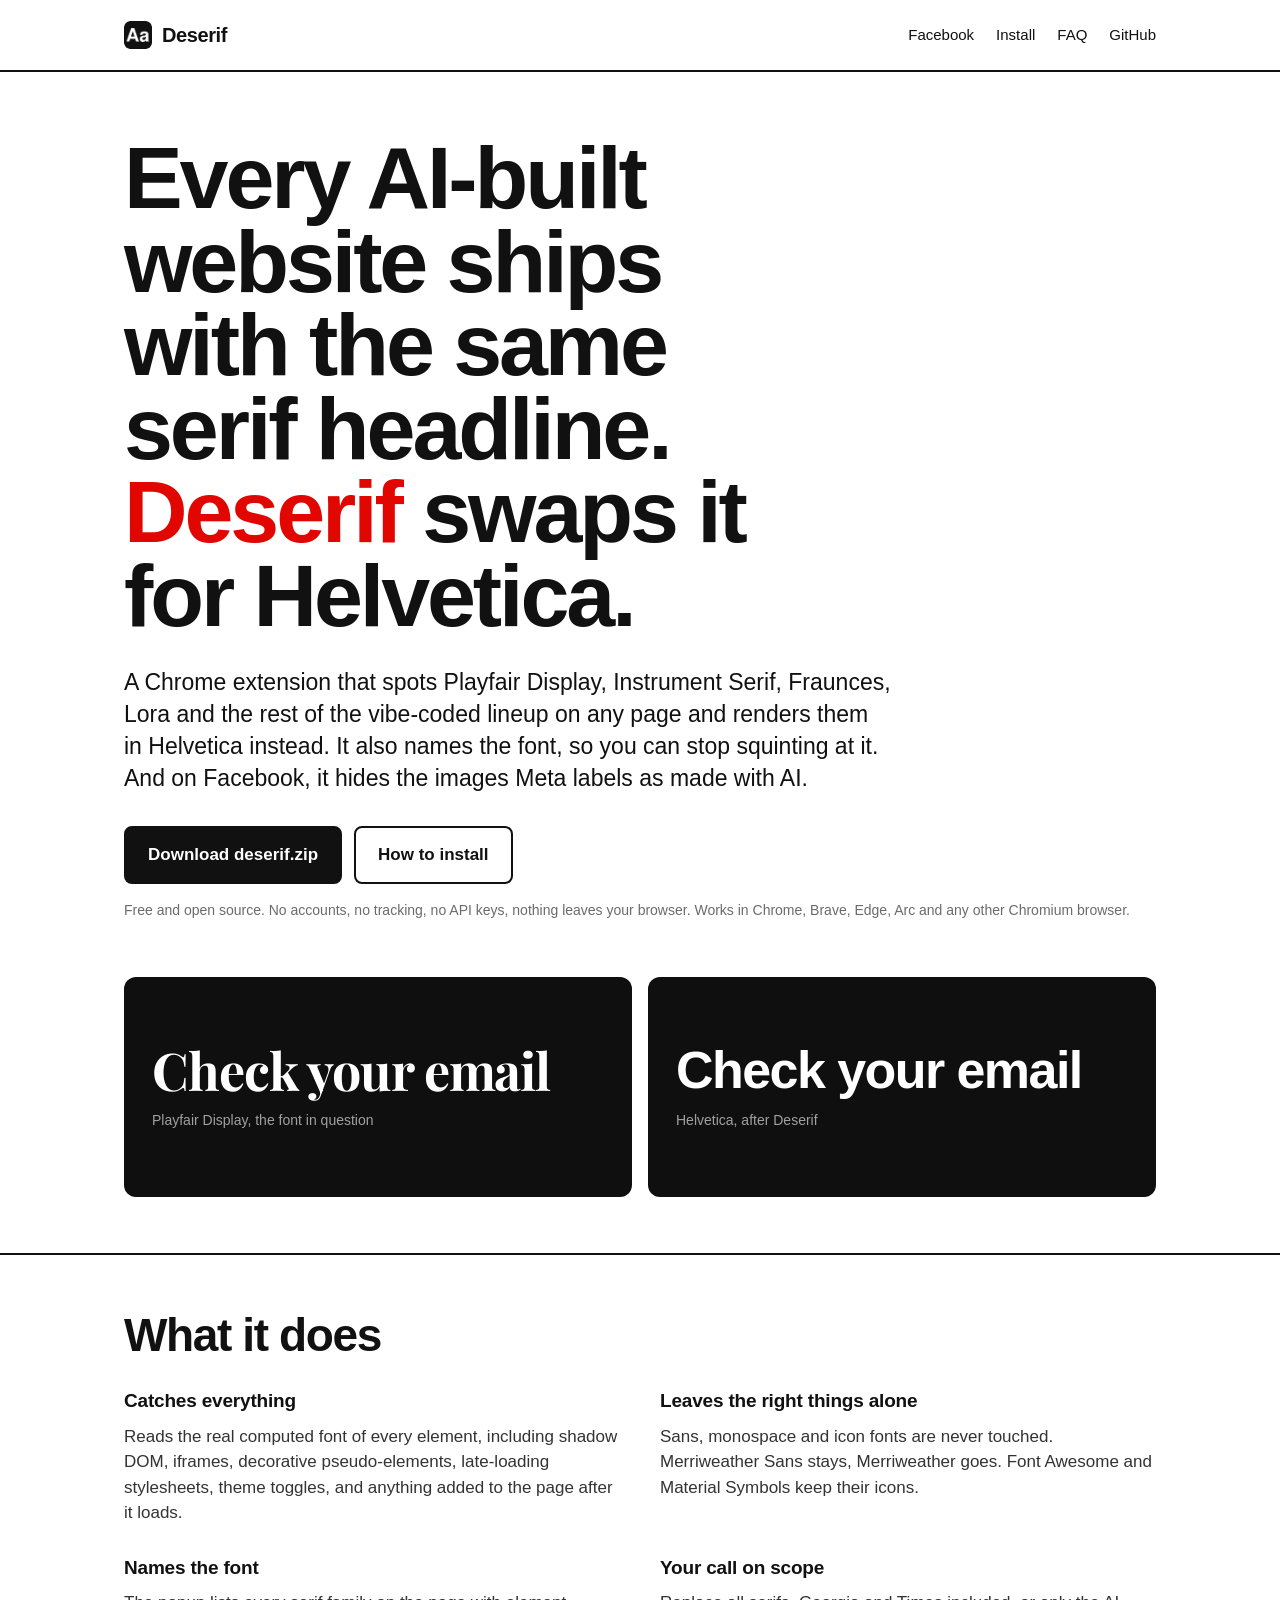
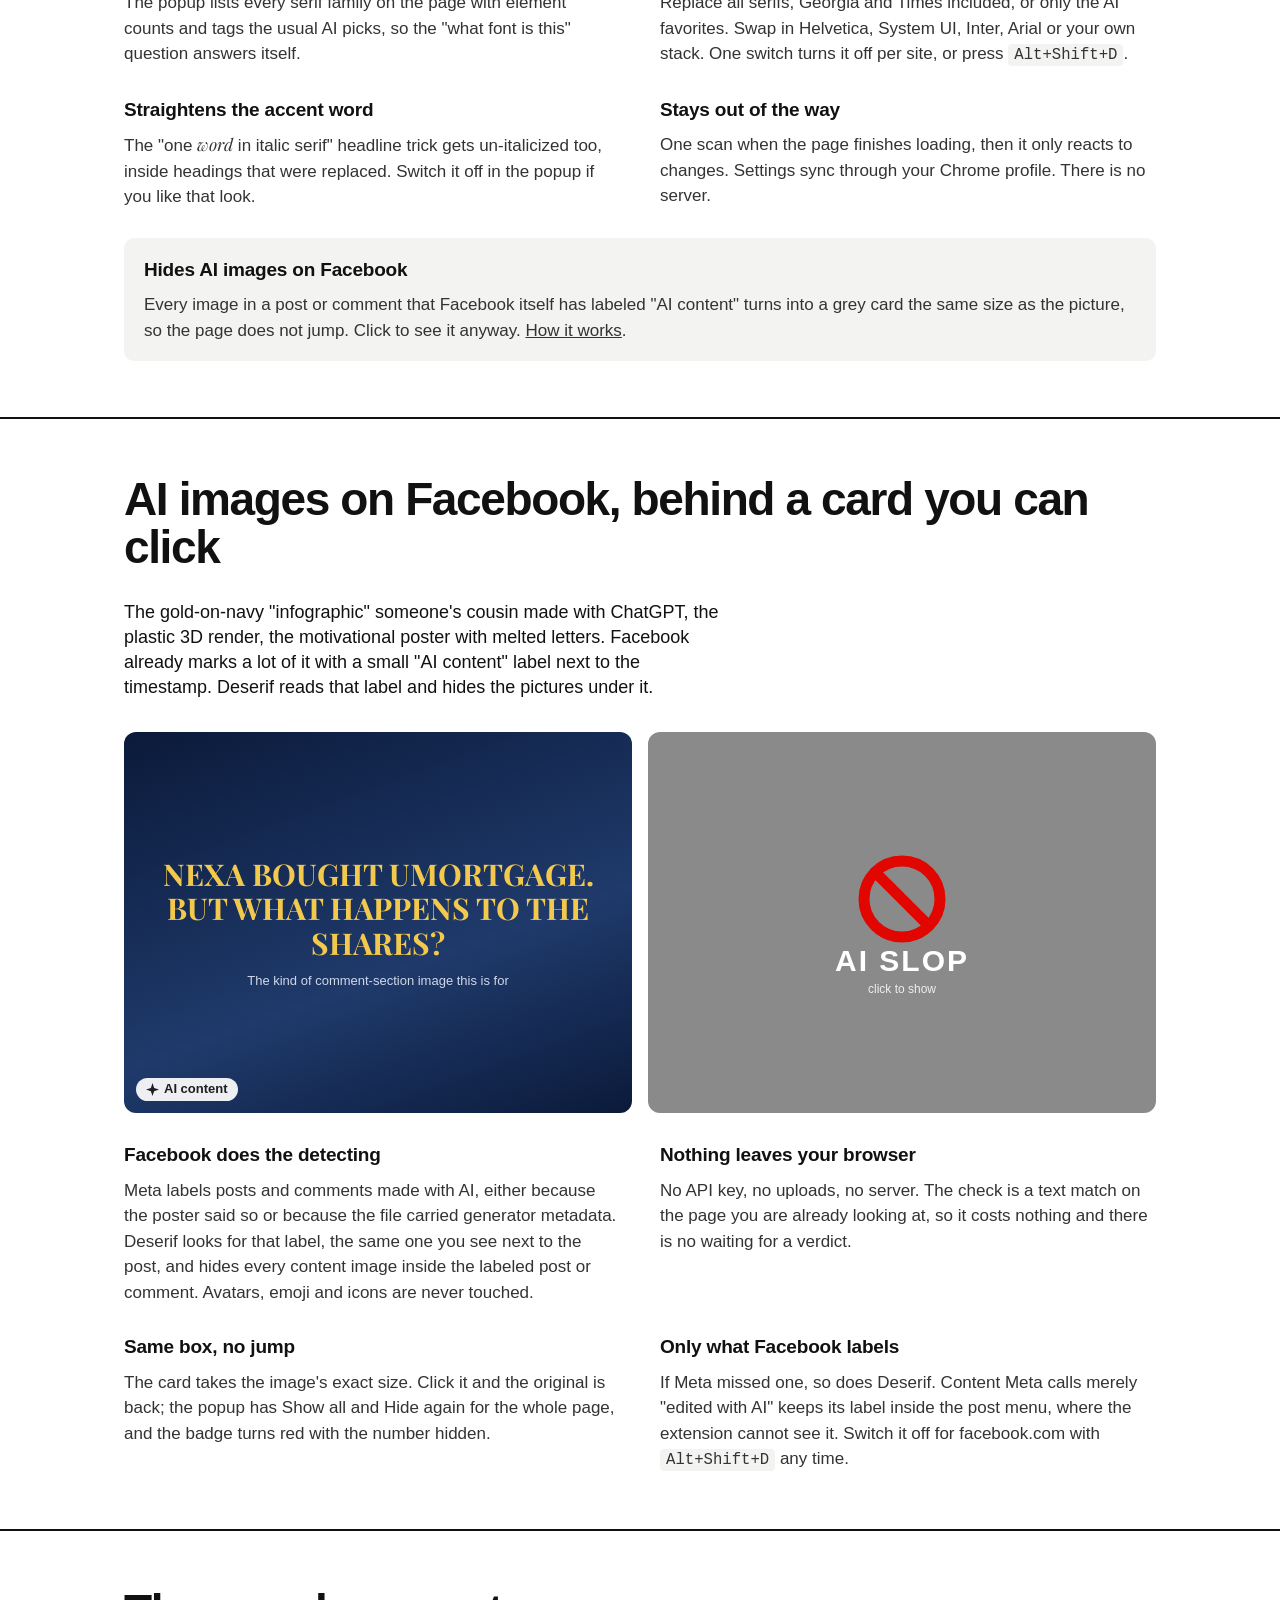
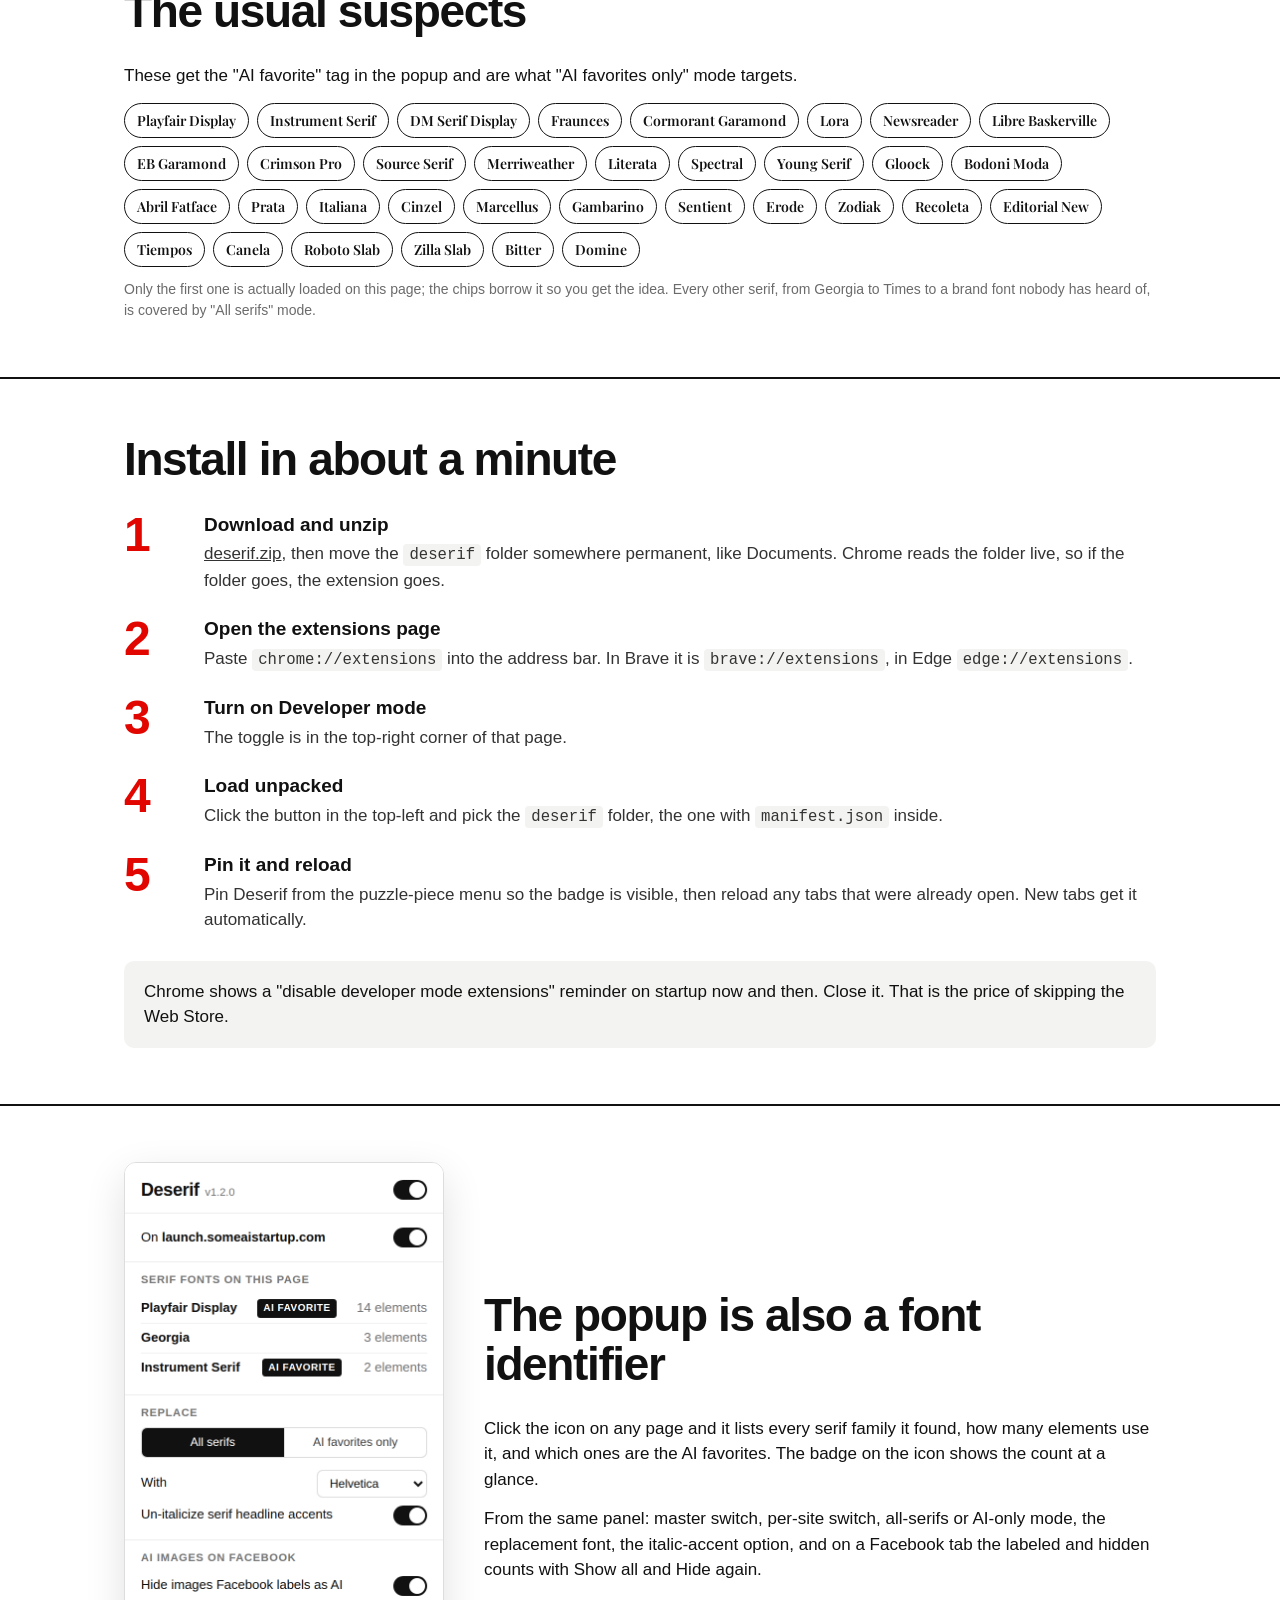
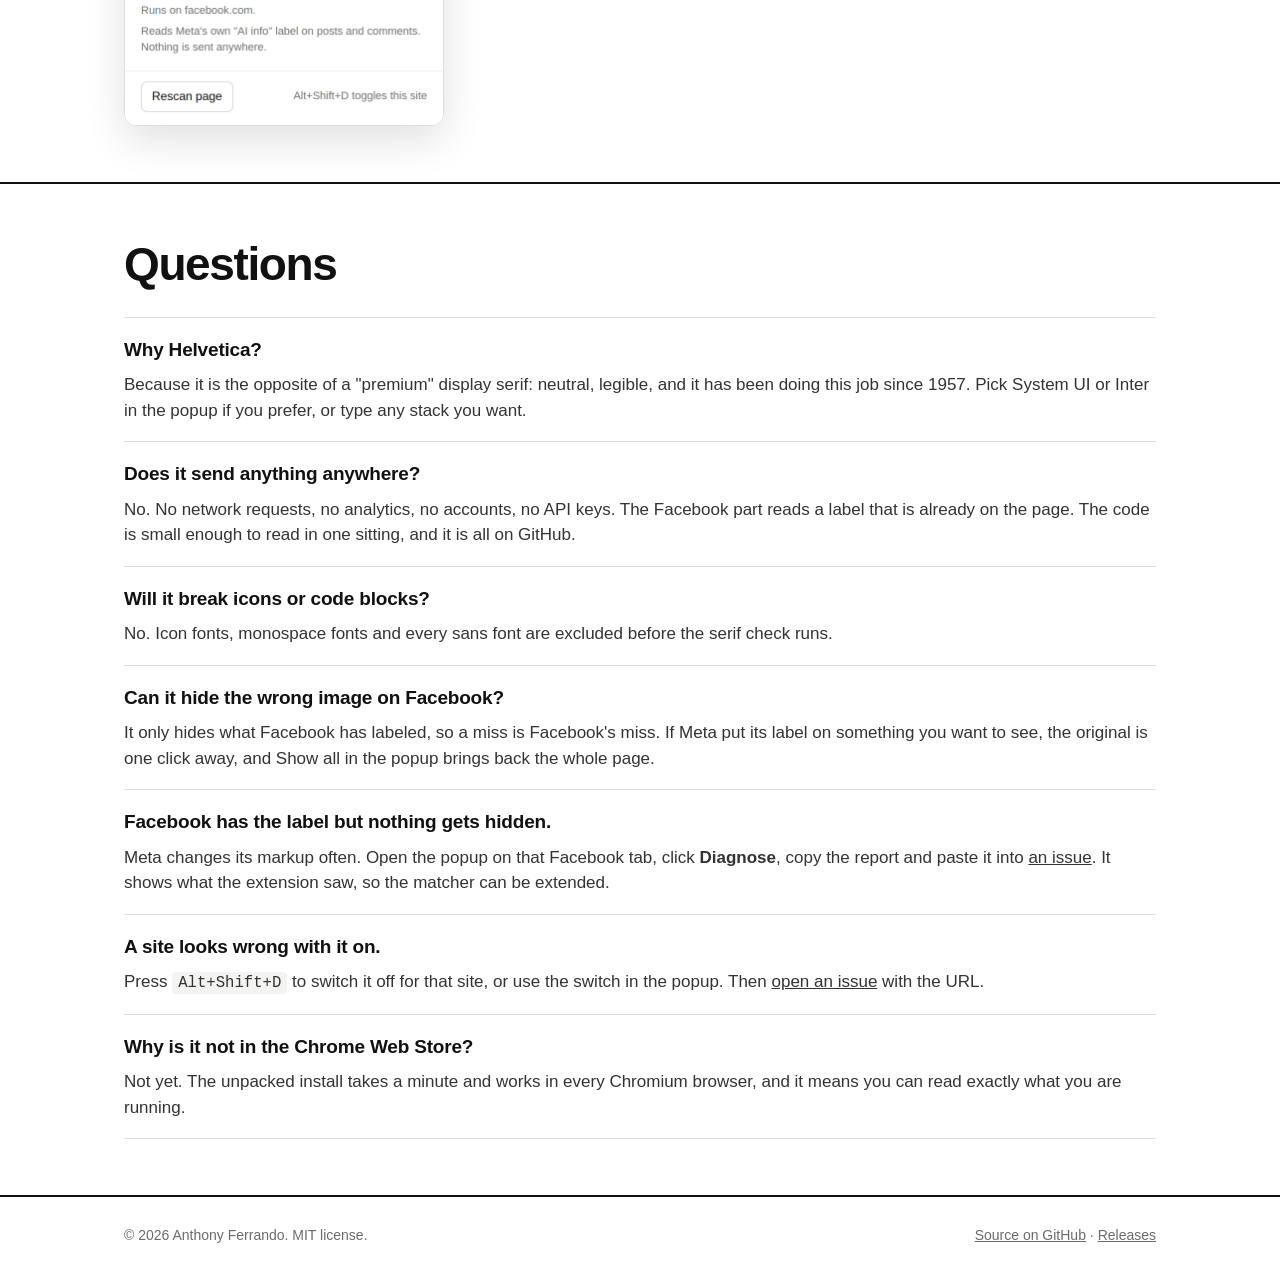
<file: docs/index.html>
<!doctype html>
<html lang="en">
<head>
<meta charset="utf-8">
<meta name="viewport" content="width=device-width, initial-scale=1">
<title>Deserif</title>
<meta name="description" content="A Chrome extension that replaces the AI-slop serif fonts (Playfair Display, Instrument Serif, Fraunces, Lora and friends) with Helvetica, tells you which font a page is using, and hides the images Facebook labels as made with AI.">
<meta property="og:title" content="Deserif">
<meta property="og:description" content="Every AI-built website ships with the same serif headline. Deserif swaps it for Helvetica. On Facebook it hides the images Meta labels as AI.">
<meta property="og:image" content="https://anthonyferrando-debug.github.io/deserif/assets/icon.png">
<link rel="icon" href="assets/icon.png">
<link rel="preconnect" href="https://fonts.googleapis.com">
<link rel="preconnect" href="https://fonts.gstatic.com" crossorigin>
<link href="https://fonts.googleapis.com/css2?family=Playfair+Display:wght@700&display=swap" rel="stylesheet">
<style>
  :root { --ink: #111; --paper: #fff; --mute: #6b6b6b; --line: #111; --red: #e10600; --soft: #f3f3f1; }
  * { box-sizing: border-box; }
  html { scroll-behavior: smooth; }
  body { margin: 0; background: var(--paper); color: var(--ink); font-family: "Helvetica Neue", Helvetica, Arial, sans-serif; font-size: 17px; line-height: 1.5; -webkit-font-smoothing: antialiased; }
  a { color: inherit; }
  .wrap { max-width: 1080px; margin: 0 auto; padding: 0 24px; }

  nav { display: flex; align-items: center; justify-content: space-between; padding: 20px 0; }
  .brand { display: flex; align-items: center; gap: 10px; font-weight: 700; font-size: 20px; letter-spacing: -0.02em; text-decoration: none; }
  .brand img { width: 28px; height: 28px; border-radius: 6px; }
  nav ul { list-style: none; display: flex; gap: 22px; margin: 0; padding: 0; font-size: 15px; }
  nav a { text-decoration: none; }
  nav a:hover { text-decoration: underline; }

  .rule { border: 0; border-top: 2px solid var(--line); margin: 0; }

  .hero { padding: 64px 0 56px; }
  h1 { font-size: clamp(40px, 7vw, 88px); line-height: 0.95; letter-spacing: -0.035em; font-weight: 700; margin: 0 0 28px; max-width: 14ch; }
  h1 .red { color: var(--red); }
  .lede { font-size: clamp(18px, 2.2vw, 23px); line-height: 1.4; max-width: 60ch; margin: 0 0 32px; }
  .actions { display: flex; flex-wrap: wrap; gap: 12px; align-items: center; }
  .btn { display: inline-block; padding: 14px 22px; font-weight: 700; font-size: 17px; text-decoration: none; border: 2px solid var(--ink); border-radius: 8px; background: var(--paper); color: var(--ink); }
  .btn.primary { background: var(--ink); color: var(--paper); }
  .btn.primary:hover { background: var(--red); border-color: var(--red); }
  .btn:hover { border-color: var(--red); }
  .fine { color: var(--mute); font-size: 14px; margin: 16px 0 0; }

  .demo { display: grid; grid-template-columns: 1fr 1fr; gap: 16px; margin: 0 0 56px; }
  .panel { background: #0f0f0f; color: #fff; border-radius: 12px; padding: 48px 28px; min-height: 220px; display: flex; flex-direction: column; justify-content: center; }
  .panel .sample { font-size: clamp(30px, 4.4vw, 52px); line-height: 1.05; letter-spacing: -0.01em; font-weight: 700; margin: 0; }
  .panel .sample.serif { font-family: "Playfair Display", Georgia, serif; letter-spacing: -0.02em; }
  .panel .sample.sans { font-family: "Helvetica Neue", Helvetica, Arial, sans-serif; letter-spacing: -0.03em; }
  .cap { font-size: 14px; color: var(--mute); margin: 12px 0 0; }
  .panel .cap { color: #a0a0a0; }
  #detected { display: none; margin: -40px 0 56px; padding: 14px 18px; background: var(--soft); border-left: 4px solid var(--red); font-weight: 600; }

  section { padding: 56px 0; }
  h2 { font-size: clamp(30px, 4vw, 46px); line-height: 1.05; letter-spacing: -0.03em; margin: 0 0 28px; font-weight: 700; }
  h3 { font-size: 19px; margin: 0 0 8px; letter-spacing: -0.01em; }
  p { margin: 0 0 14px; }

  .grid { display: grid; grid-template-columns: repeat(2, 1fr); gap: 28px 40px; }
  .grid p { color: #333; margin: 0; }
  .grid .wide { grid-column: 1 / -1; padding: 18px 20px; background: var(--soft); border-radius: 10px; }

  .chips { display: flex; flex-wrap: wrap; gap: 8px; margin-top: 6px; }
  .chip { padding: 6px 12px; border: 1.5px solid var(--ink); border-radius: 999px; font-size: 14px; font-weight: 600; }
  .chip.serif { font-family: "Playfair Display", Georgia, serif; }

  .slopdemo { display: grid; grid-template-columns: 1fr 1fr; gap: 16px; margin: 0 0 28px; }
  .slopdemo .card { position: relative; border-radius: 12px; aspect-ratio: 4 / 3; display: flex; align-items: center; justify-content: center; background: #8a8a8a; color: #fff; text-align: center; }
  .slopdemo .card svg { width: 40%; max-width: 200px; height: auto; }
  .slopdemo .fake { flex-direction: column; background: linear-gradient(160deg, #0b1a3a, #1f3a6b 60%, #0b1a3a); color: #f2c94c; font-family: "Playfair Display", Georgia, serif; font-weight: 700; padding: 24px; font-size: clamp(20px, 2.6vw, 30px); line-height: 1.15; text-transform: uppercase; }
  .slopdemo .fake small { display: block; font-family: "Helvetica Neue", Helvetica, Arial, sans-serif; font-weight: 400; text-transform: none; color: #cfd8e8; font-size: 13px; margin-top: 14px; }
  .slopdemo .pill { position: absolute; left: 12px; bottom: 12px; white-space: nowrap; display: inline-flex; align-items: center; gap: 5px; background: rgba(255,255,255,.92); color: #1c1e21; font-family: "Helvetica Neue", Helvetica, Arial, sans-serif; font-weight: 600; font-size: 13px; text-transform: none; padding: 4px 10px; border-radius: 999px; }

  .steps { list-style: none; margin: 0; padding: 0; counter-reset: step; display: grid; gap: 22px; }
  .steps li { display: grid; grid-template-columns: 64px 1fr; gap: 16px; align-items: start; counter-increment: step; }
  .steps li::before { content: counter(step); font-size: 48px; font-weight: 700; line-height: 1; color: var(--red); letter-spacing: -0.04em; }
  .steps li strong { display: block; font-size: 19px; margin-bottom: 2px; }
  .steps li span { color: #333; }
  code { font-family: ui-monospace, Menlo, Consolas, monospace; font-size: 0.92em; background: var(--soft); padding: 2px 6px; border-radius: 4px; }
  .note { background: var(--soft); padding: 18px 20px; border-radius: 10px; margin-top: 28px; }

  .shot { display: grid; grid-template-columns: 320px 1fr; gap: 40px; align-items: center; }
  .shot img { width: 100%; max-width: 320px; border: 1px solid #ddd; border-radius: 12px; box-shadow: 0 14px 40px rgba(0,0,0,.12); }

  .faq div { padding: 18px 0; border-top: 1px solid #ddd; }
  .faq div:last-child { border-bottom: 1px solid #ddd; }
  .faq p { margin: 0; color: #333; }

  footer { padding: 28px 0 48px; color: var(--mute); font-size: 14px; display: flex; flex-wrap: wrap; gap: 10px 24px; justify-content: space-between; }
  footer a { color: inherit; }

  @media (max-width: 760px) {
    .demo, .grid, .shot, .slopdemo { grid-template-columns: 1fr; }
    .shot img { max-width: 280px; }
    nav ul { gap: 14px; }
    .hero { padding: 44px 0 40px; }
    section { padding: 40px 0; }
    #detected { margin-top: -28px; }
  }
</style>
</head>
<body>
<div class="wrap">
  <nav>
    <a class="brand" href="#"><img src="assets/icon.png" alt="">Deserif</a>
    <ul>
      <li><a href="#slop">Facebook</a></li>
      <li><a href="#install">Install</a></li>
      <li><a href="#faq">FAQ</a></li>
      <li><a href="https://github.com/anthonyferrando-debug/deserif">GitHub</a></li>
    </ul>
  </nav>
</div>
<hr class="rule">

<div class="wrap">
  <div class="hero">
    <h1>Every AI-built website ships with the same serif headline. <span class="red">Deserif</span> swaps it for Helvetica.</h1>
    <p class="lede">A Chrome extension that spots Playfair Display, Instrument Serif, Fraunces, Lora and the rest of the vibe-coded lineup on any page and renders them in Helvetica instead. It also names the font, so you can stop squinting at it. And on Facebook, it hides the images Meta labels as made with AI.</p>
    <div class="actions">
      <a class="btn primary" href="https://github.com/anthonyferrando-debug/deserif/releases/latest/download/deserif.zip">Download deserif.zip</a>
      <a class="btn" href="#install">How to install</a>
    </div>
    <p class="fine">Free and open source. No accounts, no tracking, no API keys, nothing leaves your browser. Works in Chrome, Brave, Edge, Arc and any other Chromium browser.</p>
  </div>

  <div class="demo">
    <div class="panel">
      <p class="sample serif" id="before">Check your email</p>
      <p class="cap">Playfair Display, the font in question</p>
    </div>
    <div class="panel">
      <p class="sample sans">Check your email</p>
      <p class="cap">Helvetica, after Deserif</p>
    </div>
  </div>
  <div id="detected">Deserif is running in this browser. It just replaced the left panel on its own landing page.</div>
</div>

<hr class="rule">
<div class="wrap">
  <section>
    <h2>What it does</h2>
    <div class="grid">
      <div>
        <h3>Catches everything</h3>
        <p>Reads the real computed font of every element, including shadow DOM, iframes, decorative pseudo-elements, late-loading stylesheets, theme toggles, and anything added to the page after it loads.</p>
      </div>
      <div>
        <h3>Leaves the right things alone</h3>
        <p>Sans, monospace and icon fonts are never touched. Merriweather Sans stays, Merriweather goes. Font Awesome and Material Symbols keep their icons.</p>
      </div>
      <div>
        <h3>Names the font</h3>
        <p>The popup lists every serif family on the page with element counts and tags the usual AI picks, so the "what font is this" question answers itself.</p>
      </div>
      <div>
        <h3>Your call on scope</h3>
        <p>Replace all serifs, Georgia and Times included, or only the AI favorites. Swap in Helvetica, System UI, Inter, Arial or your own stack. One switch turns it off per site, or press <code>Alt+Shift+D</code>.</p>
      </div>
      <div>
        <h3>Straightens the accent word</h3>
        <p>The "one <span style="font-family:'Playfair Display',Georgia,serif;font-style:italic">word</span> in italic serif" headline trick gets un-italicized too, inside headings that were replaced. Switch it off in the popup if you like that look.</p>
      </div>
      <div>
        <h3>Stays out of the way</h3>
        <p>One scan when the page finishes loading, then it only reacts to changes. Settings sync through your Chrome profile. There is no server.</p>
      </div>
      <div class="wide">
        <h3>Hides AI images on Facebook</h3>
        <p>Every image in a post or comment that Facebook itself has labeled "AI content" turns into a grey card the same size as the picture, so the page does not jump. Click to see it anyway. <a href="#slop">How it works</a>.</p>
      </div>
    </div>
  </section>
</div>

<hr class="rule">
<div class="wrap">
  <section id="slop">
    <h2>AI images on Facebook, behind a card you can click</h2>
    <p class="lede" style="font-size:18px">The gold-on-navy "infographic" someone's cousin made with ChatGPT, the plastic 3D render, the motivational poster with melted letters. Facebook already marks a lot of it with a small "AI content" label next to the timestamp. Deserif reads that label and hides the pictures under it.</p>
    <div class="slopdemo">
      <div class="card fake"><span>NEXA bought UMortgage. But what happens to the shares?</span><small>The kind of comment-section image this is for</small><span class="pill"><svg width="13" height="13" viewBox="0 0 12 12" aria-hidden="true"><path d="M6 0l1.5 4.5L12 6l-4.5 1.5L6 12l-1.5-4.5L0 6l4.5-1.5z" fill="#1c1e21"/></svg>AI content</span></div>
      <div class="card">
        <svg viewBox="0 0 200 160" xmlns="http://www.w3.org/2000/svg" aria-label="AI SLOP card">
          <circle cx="100" cy="56" r="38" fill="none" stroke="#e10600" stroke-width="11"/>
          <line x1="73.1" y1="29.1" x2="126.9" y2="82.9" stroke="#e10600" stroke-width="11" stroke-linecap="round"/>
          <text x="100" y="128" text-anchor="middle" font-family="Helvetica Neue,Helvetica,Arial,sans-serif" font-size="30" font-weight="700" fill="#fff" letter-spacing="2">AI SLOP</text>
          <text x="100" y="150" text-anchor="middle" font-family="Helvetica Neue,Helvetica,Arial,sans-serif" font-size="12" fill="#fff" fill-opacity=".85">click to show</text>
        </svg>
      </div>
    </div>
    <div class="grid">
      <div>
        <h3>Facebook does the detecting</h3>
        <p>Meta labels posts and comments made with AI, either because the poster said so or because the file carried generator metadata. Deserif looks for that label, the same one you see next to the post, and hides every content image inside the labeled post or comment. Avatars, emoji and icons are never touched.</p>
      </div>
      <div>
        <h3>Nothing leaves your browser</h3>
        <p>No API key, no uploads, no server. The check is a text match on the page you are already looking at, so it costs nothing and there is no waiting for a verdict.</p>
      </div>
      <div>
        <h3>Same box, no jump</h3>
        <p>The card takes the image's exact size. Click it and the original is back; the popup has Show all and Hide again for the whole page, and the badge turns red with the number hidden.</p>
      </div>
      <div>
        <h3>Only what Facebook labels</h3>
        <p>If Meta missed one, so does Deserif. Content Meta calls merely "edited with AI" keeps its label inside the post menu, where the extension cannot see it. Switch it off for facebook.com with <code>Alt+Shift+D</code> any time.</p>
      </div>
    </div>
  </section>
</div>

<hr class="rule">
<div class="wrap">
  <section>
    <h2>The usual suspects</h2>
    <p>These get the "AI favorite" tag in the popup and are what "AI favorites only" mode targets.</p>
    <div class="chips">
      <span class="chip serif">Playfair Display</span><span class="chip serif">Instrument Serif</span><span class="chip serif">DM Serif Display</span><span class="chip serif">Fraunces</span><span class="chip serif">Cormorant Garamond</span><span class="chip serif">Lora</span><span class="chip serif">Newsreader</span><span class="chip serif">Libre Baskerville</span><span class="chip serif">EB Garamond</span><span class="chip serif">Crimson Pro</span><span class="chip serif">Source Serif</span><span class="chip serif">Merriweather</span><span class="chip serif">Literata</span><span class="chip serif">Spectral</span><span class="chip serif">Young Serif</span><span class="chip serif">Gloock</span><span class="chip serif">Bodoni Moda</span><span class="chip serif">Abril Fatface</span><span class="chip serif">Prata</span><span class="chip serif">Italiana</span><span class="chip serif">Cinzel</span><span class="chip serif">Marcellus</span><span class="chip serif">Gambarino</span><span class="chip serif">Sentient</span><span class="chip serif">Erode</span><span class="chip serif">Zodiak</span><span class="chip serif">Recoleta</span><span class="chip serif">Editorial New</span><span class="chip serif">Tiempos</span><span class="chip serif">Canela</span><span class="chip serif">Roboto Slab</span><span class="chip serif">Zilla Slab</span><span class="chip serif">Bitter</span><span class="chip serif">Domine</span>
    </div>
    <p class="cap">Only the first one is actually loaded on this page; the chips borrow it so you get the idea. Every other serif, from Georgia to Times to a brand font nobody has heard of, is covered by "All serifs" mode.</p>
  </section>
</div>

<hr class="rule">
<div class="wrap">
  <section id="install">
    <h2>Install in about a minute</h2>
    <ol class="steps">
      <li><div><strong>Download and unzip</strong><span><a href="https://github.com/anthonyferrando-debug/deserif/releases/latest/download/deserif.zip">deserif.zip</a>, then move the <code>deserif</code> folder somewhere permanent, like Documents. Chrome reads the folder live, so if the folder goes, the extension goes.</span></div></li>
      <li><div><strong>Open the extensions page</strong><span>Paste <code>chrome://extensions</code> into the address bar. In Brave it is <code>brave://extensions</code>, in Edge <code>edge://extensions</code>.</span></div></li>
      <li><div><strong>Turn on Developer mode</strong><span>The toggle is in the top-right corner of that page.</span></div></li>
      <li><div><strong>Load unpacked</strong><span>Click the button in the top-left and pick the <code>deserif</code> folder, the one with <code>manifest.json</code> inside.</span></div></li>
      <li><div><strong>Pin it and reload</strong><span>Pin Deserif from the puzzle-piece menu so the badge is visible, then reload any tabs that were already open. New tabs get it automatically.</span></div></li>
    </ol>
    <div class="note">Chrome shows a "disable developer mode extensions" reminder on startup now and then. Close it. That is the price of skipping the Web Store.</div>
  </section>
</div>

<hr class="rule">
<div class="wrap">
  <section>
    <div class="shot">
      <img src="assets/popup.png" alt="The Deserif popup: serif fonts found on the page, replacement controls, and the Facebook AI image switch" width="320">
      <div>
        <h2>The popup is also a font identifier</h2>
        <p>Click the icon on any page and it lists every serif family it found, how many elements use it, and which ones are the AI favorites. The badge on the icon shows the count at a glance.</p>
        <p>From the same panel: master switch, per-site switch, all-serifs or AI-only mode, the replacement font, the italic-accent option, and on a Facebook tab the labeled and hidden counts with Show all and Hide again.</p>
      </div>
    </div>
  </section>
</div>

<hr class="rule">
<div class="wrap">
  <section id="faq">
    <h2>Questions</h2>
    <div class="faq">
      <div><h3>Why Helvetica?</h3><p>Because it is the opposite of a "premium" display serif: neutral, legible, and it has been doing this job since 1957. Pick System UI or Inter in the popup if you prefer, or type any stack you want.</p></div>
      <div><h3>Does it send anything anywhere?</h3><p>No. No network requests, no analytics, no accounts, no API keys. The Facebook part reads a label that is already on the page. The code is small enough to read in one sitting, and it is all on GitHub.</p></div>
      <div><h3>Will it break icons or code blocks?</h3><p>No. Icon fonts, monospace fonts and every sans font are excluded before the serif check runs.</p></div>
      <div><h3>Can it hide the wrong image on Facebook?</h3><p>It only hides what Facebook has labeled, so a miss is Facebook's miss. If Meta put its label on something you want to see, the original is one click away, and Show all in the popup brings back the whole page.</p></div>
      <div><h3>Facebook has the label but nothing gets hidden.</h3><p>Meta changes its markup often. Open the popup on that Facebook tab, click <strong>Diagnose</strong>, copy the report and paste it into <a href="https://github.com/anthonyferrando-debug/deserif/issues">an issue</a>. It shows what the extension saw, so the matcher can be extended.</p></div>
      <div><h3>A site looks wrong with it on.</h3><p>Press <code>Alt+Shift+D</code> to switch it off for that site, or use the switch in the popup. Then <a href="https://github.com/anthonyferrando-debug/deserif/issues">open an issue</a> with the URL.</p></div>
      <div><h3>Why is it not in the Chrome Web Store?</h3><p>Not yet. The unpacked install takes a minute and works in every Chromium browser, and it means you can read exactly what you are running.</p></div>
    </div>
  </section>
</div>

<hr class="rule">
<div class="wrap">
  <footer>
    <span>&copy; 2026 Anthony Ferrando. MIT license.</span>
    <span><a href="https://github.com/anthonyferrando-debug/deserif">Source on GitHub</a> &middot; <a href="https://github.com/anthonyferrando-debug/deserif/releases">Releases</a></span>
  </footer>
</div>

<script>
  // If Deserif is installed, the serif sample above gets its attribute. Say so.
  function check() {
    var el = document.getElementById('before');
    if (el && el.hasAttribute('data-deserif')) document.getElementById('detected').style.display = 'block';
  }
  setTimeout(check, 1200);
  setTimeout(check, 3000);
</script>
</body>
</html>
</file>
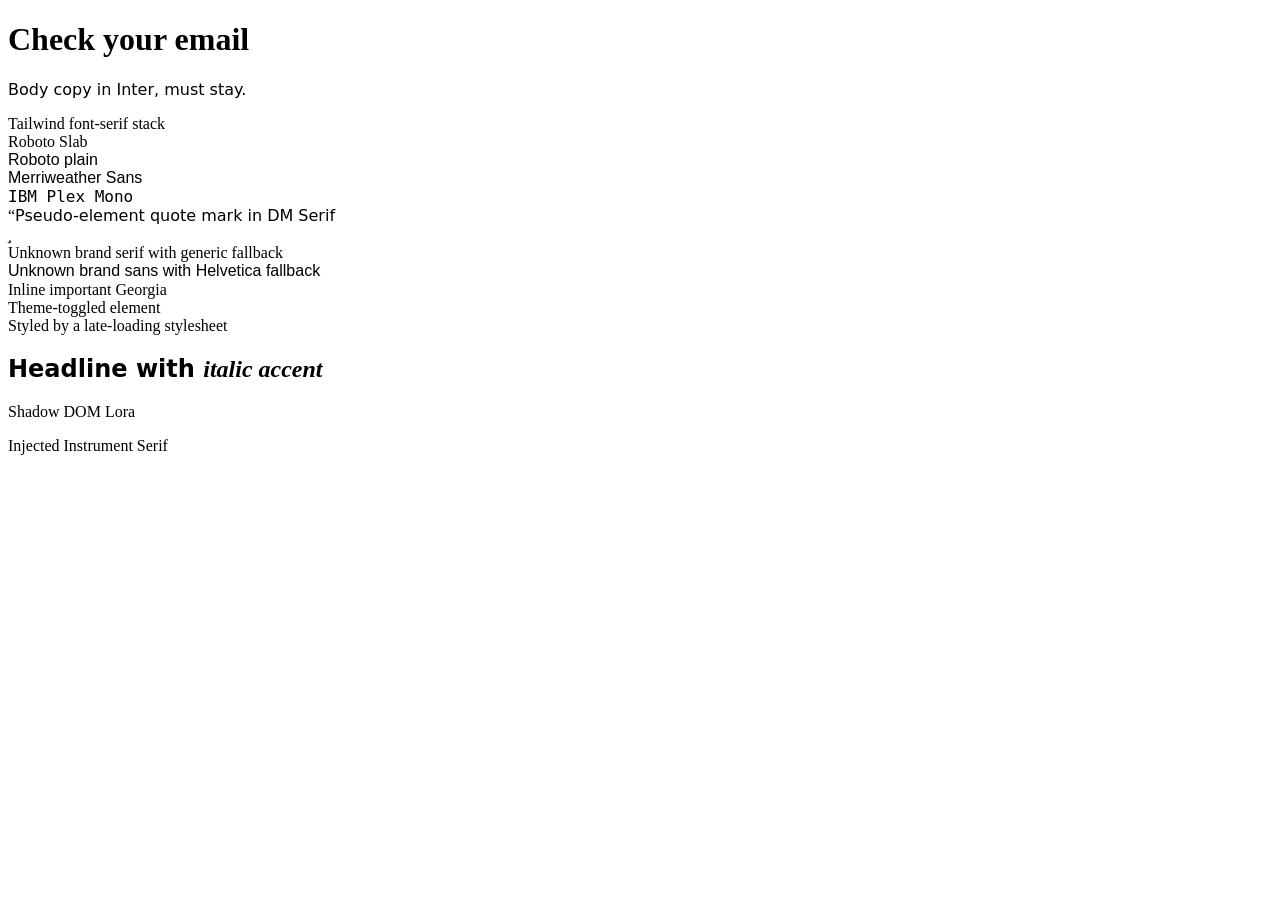
<file: test/site/index.html>
<!doctype html>
<html>
<head>
<meta charset="utf-8">
<title>Deserif test page</title>
<link rel="stylesheet" href="late.css">
<style>
  body { font-family: Inter, system-ui, sans-serif; }
  h1.play { font-family: 'Playfair Display', Georgia, serif; }
  .tw-serif { font-family: ui-serif, Georgia, Cambria, "Times New Roman", Times, serif; }
  .slab { font-family: "Roboto Slab", serif; }
  .roboto { font-family: Roboto, sans-serif; }
  .msans { font-family: "Merriweather Sans", sans-serif; }
  .mono { font-family: "IBM Plex Mono", monospace; }
  .quote::before { content: "\201C"; font-family: "DM Serif Display", serif; }
  .fa::before { content: "\f005"; font-family: "Font Awesome 6 Free"; font-weight: 900; }
  .unknown-serif { font-family: "SomeBrandSerif", serif; }
  .unknown-sans { font-family: "SomeBrandSans", Helvetica, sans-serif; }
  .themed { font-family: Inter, sans-serif; }
  body.dark .themed { font-family: "Cormorant Garamond", serif; }
  .fake-ai { font-family: "Instrument Serif", serif; }
  h2.accent em { font-family: "Instrument Serif", serif; font-style: italic; }
</style>
</head>
<body>
  <h1 id="t1" class="play">Check your email</h1>
  <p id="t2">Body copy in Inter, must stay.</p>
  <div id="t3" class="tw-serif">Tailwind font-serif stack</div>
  <div id="t4" class="slab">Roboto Slab</div>
  <div id="t5" class="roboto">Roboto plain</div>
  <div id="t6" class="msans">Merriweather Sans</div>
  <div id="t7" class="mono">IBM Plex Mono</div>
  <div id="t8" class="quote">Pseudo-element quote mark in DM Serif</div>
  <i id="t9" class="fa"></i>
  <div id="t10" class="unknown-serif">Unknown brand serif with generic fallback</div>
  <div id="t11" class="unknown-sans">Unknown brand sans with Helvetica fallback</div>
  <span id="t12" style="font-family: Georgia, serif !important">Inline important Georgia</span>
  <div id="t13" class="themed">Theme-toggled element</div>
  <div id="t14" class="late">Styled by a late-loading stylesheet</div>
  <h2 id="t15" class="accent">Headline with <em id="t15em">italic accent</em></h2>
  <div id="host"></div>
  <div id="dyn"></div>
  <pre id="CDBG"></pre>
  <script>
    // Shadow DOM component using Lora
    const h = document.getElementById('host');
    const sr = h.attachShadow({ mode: 'open' });
    sr.innerHTML = '<style>p{font-family:Lora,serif}</style><p id="shadowp">Shadow DOM Lora</p>';

    // Dynamic insertion later
    setTimeout(() => {
      const d = document.createElement('div');
      d.id = 't16'; d.className = 'fake-ai'; d.textContent = 'Injected Instrument Serif';
      document.getElementById('dyn').appendChild(d);
    }, 300);

    // Theme toggle via class on body
    setTimeout(() => document.body.classList.add('dark'), 600);

    // Report
    setTimeout(() => {
      const ids = ['t1','t2','t3','t4','t5','t6','t7','t8','t9','t10','t11','t12','t13','t14','t15','t15em','t16'];
      const out = {};
      for (const id of ids) {
        const el = document.getElementById(id);
        if (!el) { out[id] = null; continue; }
        const cs = getComputedStyle(el);
        out[id] = {
          ff: cs.fontFamily,
          fs: cs.fontStyle,
          tagged: el.hasAttribute('data-deserif'),
          before: el.hasAttribute('data-deserif-before'),
          beforeFF: getComputedStyle(el, '::before').fontFamily
        };
      }
      const sp = sr.getElementById('shadowp');
      out.shadowp = { ff: getComputedStyle(sp).fontFamily, tagged: sp.hasAttribute('data-deserif') };
      document.getElementById('CDBG').textContent = JSON.stringify(out);
    }, 2500);
  </script>
</body>
</html>
</file>
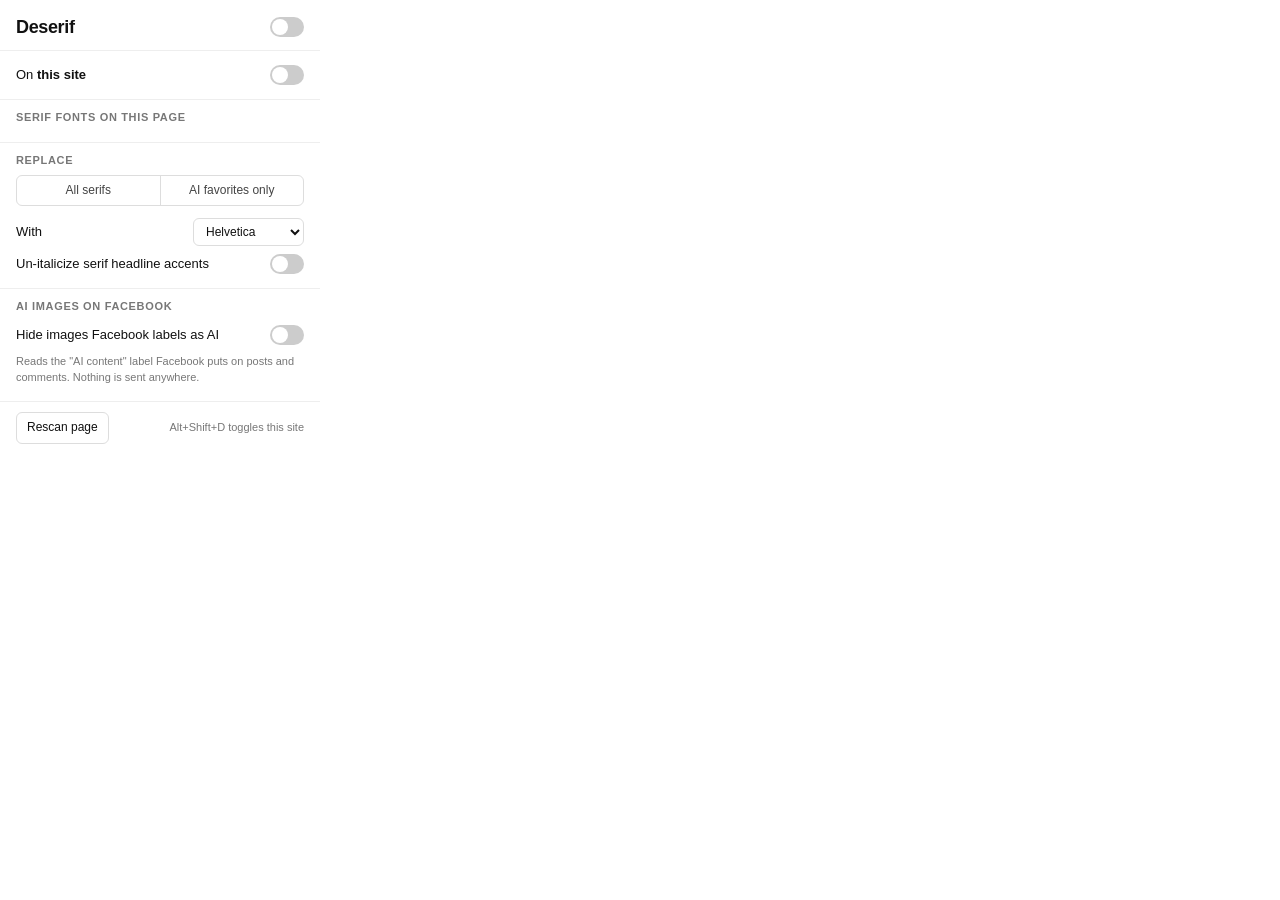
<file: popup.html>
<!doctype html>
<html>
<head>
<meta charset="utf-8">
<title>Deserif</title>
<style>
  :root { color-scheme: light dark; }
  * { box-sizing: border-box; }
  body {
    width: 320px; margin: 0; padding: 0;
    font: 13px/1.45 "Helvetica Neue", Helvetica, Arial, sans-serif;
    background: #fff; color: #111;
  }
  header { display: flex; align-items: center; justify-content: space-between; padding: 14px 16px 10px; }
  h1 { margin: 0; font-size: 18px; font-weight: 700; letter-spacing: -0.02em; }
  h1 small { font-weight: 400; font-size: 11px; color: #777; margin-left: 6px; letter-spacing: 0; }
  section { padding: 10px 16px; border-top: 1px solid #eee; }
  h2 { margin: 0 0 6px; font-size: 11px; font-weight: 600; text-transform: uppercase; letter-spacing: 0.06em; color: #777; }
  .row { display: flex; align-items: center; justify-content: space-between; gap: 10px; padding: 4px 0; }
  .row > span { flex: 1; min-width: 0; overflow: hidden; text-overflow: ellipsis; white-space: nowrap; }
  .muted { color: #777; }
  .muted.small, .small { font-size: 11px; }
  p.small { margin: 3px 0 5px; }
  .err { color: #e10600; }
  .ok { color: #1a7f37; }

  /* switch */
  .switch { position: relative; display: inline-block; width: 34px; height: 20px; flex: none; }
  .switch input { opacity: 0; width: 0; height: 0; margin: 0; }
  .switch span { position: absolute; inset: 0; background: #ccc; border-radius: 20px; transition: background .15s; cursor: pointer; }
  .switch span::before { content: ""; position: absolute; width: 16px; height: 16px; left: 2px; top: 2px; background: #fff; border-radius: 50%; transition: transform .15s; }
  .switch input:checked + span { background: #111; }
  .switch input:checked + span::before { transform: translateX(14px); }
  .switch input:disabled + span { opacity: .4; cursor: default; }

  /* fonts list */
  ul { list-style: none; margin: 0; padding: 0; }
  li { display: flex; align-items: center; justify-content: space-between; gap: 8px; padding: 5px 0; border-bottom: 1px solid #f2f2f2; }
  li:last-child { border-bottom: 0; }
  li .name { font-weight: 600; overflow: hidden; text-overflow: ellipsis; white-space: nowrap; }
  li .tag { font-size: 10px; font-weight: 600; text-transform: uppercase; letter-spacing: .05em; padding: 2px 6px; border-radius: 3px; background: #111; color: #fff; flex: none; }
  li .count { color: #777; font-variant-numeric: tabular-nums; flex: none; }
  #fontsEmpty { margin: 2px 0 0; }

  /* segmented */
  .seg { display: flex; border: 1px solid #ddd; border-radius: 6px; overflow: hidden; margin: 2px 0 8px; }
  .seg button { flex: 1; border: 0; background: transparent; padding: 6px 4px; font: inherit; font-size: 12px; cursor: pointer; color: #444; }
  .seg button + button { border-left: 1px solid #ddd; }
  .seg button.on { background: #111; color: #fff; }

  select, input[type=text], input[type=password] {
    font: inherit; font-size: 12px; padding: 5px 8px; border: 1px solid #ddd; border-radius: 6px; background: #fff; color: inherit;
  }
  select { max-width: 170px; }
  input[type=text] { width: 100%; margin-top: 6px; }
  input[type=text][hidden] { display: none; }

  /* slop section */
  .btn { font: inherit; font-size: 12px; padding: 6px 10px; border: 1px solid #ddd; border-radius: 6px; background: #fff; cursor: pointer; color: inherit; }
  .btn:hover { border-color: #999; }
  .btn:disabled { opacity: .5; cursor: default; }
  .btns { display: flex; gap: 6px; margin: 0 0 6px; }
  .btns[hidden] { display: none; }
  #slopBody.dim { opacity: .45; pointer-events: none; }
  #slopReport { width: 100%; height: 150px; margin: 0 0 6px; font: 10px/1.35 ui-monospace, Menlo, Consolas, monospace; border: 1px solid #ddd; border-radius: 6px; padding: 6px; resize: vertical; background: #fff; color: inherit; white-space: pre; overflow: auto; }
  #slopReport[hidden] { display: none; }

  footer { display: flex; align-items: center; justify-content: space-between; padding: 10px 16px 12px; border-top: 1px solid #eee; }
  footer button { font: inherit; font-size: 12px; padding: 6px 10px; border: 1px solid #ddd; border-radius: 6px; background: #fff; cursor: pointer; color: inherit; }
  footer button:hover { border-color: #999; }
  kbd { font: inherit; font-size: 11px; }

  body.off section:not(#statusSection), body.off footer { opacity: .45; pointer-events: none; }

  @media (prefers-color-scheme: dark) {
    body { background: #1c1c1e; color: #f2f2f2; }
    section, footer { border-color: #2c2c2e; }
    li { border-color: #2a2a2c; }
    h1 small, h2, .muted, li .count { color: #9a9a9a; }
    .switch span { background: #48484a; }
    .switch input:checked + span { background: #f2f2f2; }
    .switch input:checked + span::before { background: #1c1c1e; }
    li .tag { background: #f2f2f2; color: #111; }
    .seg, .seg button + button, select, input[type=text], input[type=password], footer button, .btn { border-color: #3a3a3c; }
    .seg button { color: #ccc; }
    .seg button.on { background: #f2f2f2; color: #111; }
    select, input[type=text], input[type=password], footer button, .btn, #slopReport { background: #2c2c2e; }
    #slopReport { border-color: #3a3a3c; }
    .err { color: #ff5c52; }
    .ok { color: #4cc26b; }
  }
</style>
</head>
<body>
  <header>
    <h1>Deserif<small id="version"></small></h1>
    <label class="switch" title="Master switch"><input type="checkbox" id="enabled"><span></span></label>
  </header>

  <section id="siteSection">
    <label class="row">
      <span>On <b id="host">this site</b></span>
      <span class="switch" style="flex:none"><input type="checkbox" id="siteOn"><span></span></span>
    </label>
  </section>

  <section id="statusSection">
    <h2>Serif fonts on this page</h2>
    <ul id="fonts"></ul>
    <p id="fontsEmpty" class="muted"></p>
  </section>

  <section>
    <h2>Replace</h2>
    <div class="seg" id="mode">
      <button data-mode="all">All serifs</button>
      <button data-mode="ai">AI favorites only</button>
    </div>
    <label class="row">
      <span>With</span>
      <select id="preset">
        <option value="helvetica">Helvetica</option>
        <option value="system">System UI</option>
        <option value="inter">Inter</option>
        <option value="arial">Arial</option>
        <option value="custom">Custom stack</option>
      </select>
    </label>
    <input type="text" id="custom" placeholder='e.g. "Inter", Helvetica, sans-serif' hidden>
    <label class="row">
      <span>Un-italicize serif headline accents</span>
      <span class="switch" style="flex:none"><input type="checkbox" id="deitalic"><span></span></span>
    </label>
  </section>

  <section id="slopSection">
    <h2>AI images on Facebook</h2>
    <label class="row">
      <span>Hide images Facebook labels as AI</span>
      <span class="switch" style="flex:none"><input type="checkbox" id="slopEnabled"><span></span></span>
    </label>
    <div id="slopBody">
      <p class="muted small" id="slopPage"></p>
      <div class="btns" id="slopPageBtns" hidden>
        <button class="btn" id="slopShowAll">Show all</button>
        <button class="btn" id="slopHideAll">Hide again</button>
        <button class="btn" id="slopRecheck">Recheck</button>
      </div>
      <p class="muted small">Reads the "AI content" label Facebook puts on posts and comments. Nothing is sent anywhere.</p>
      <div class="btns" id="slopDiagRow" hidden>
        <button class="btn" id="slopDiag">Diagnose</button>
        <button class="btn" id="slopCopy" hidden>Copy</button>
      </div>
      <textarea id="slopReport" readonly hidden spellcheck="false"></textarea>
    </div>
  </section>

  <footer>
    <button id="rescan">Rescan page</button>
    <span class="muted small"><kbd>Alt</kbd>+<kbd>Shift</kbd>+<kbd>D</kbd> toggles this site</span>
  </footer>

  <script src="popup.js"></script>
</body>
</html>
</file>
<file: test/site/late.css>
.late { font-family: "EB Garamond", serif; }
</file>
